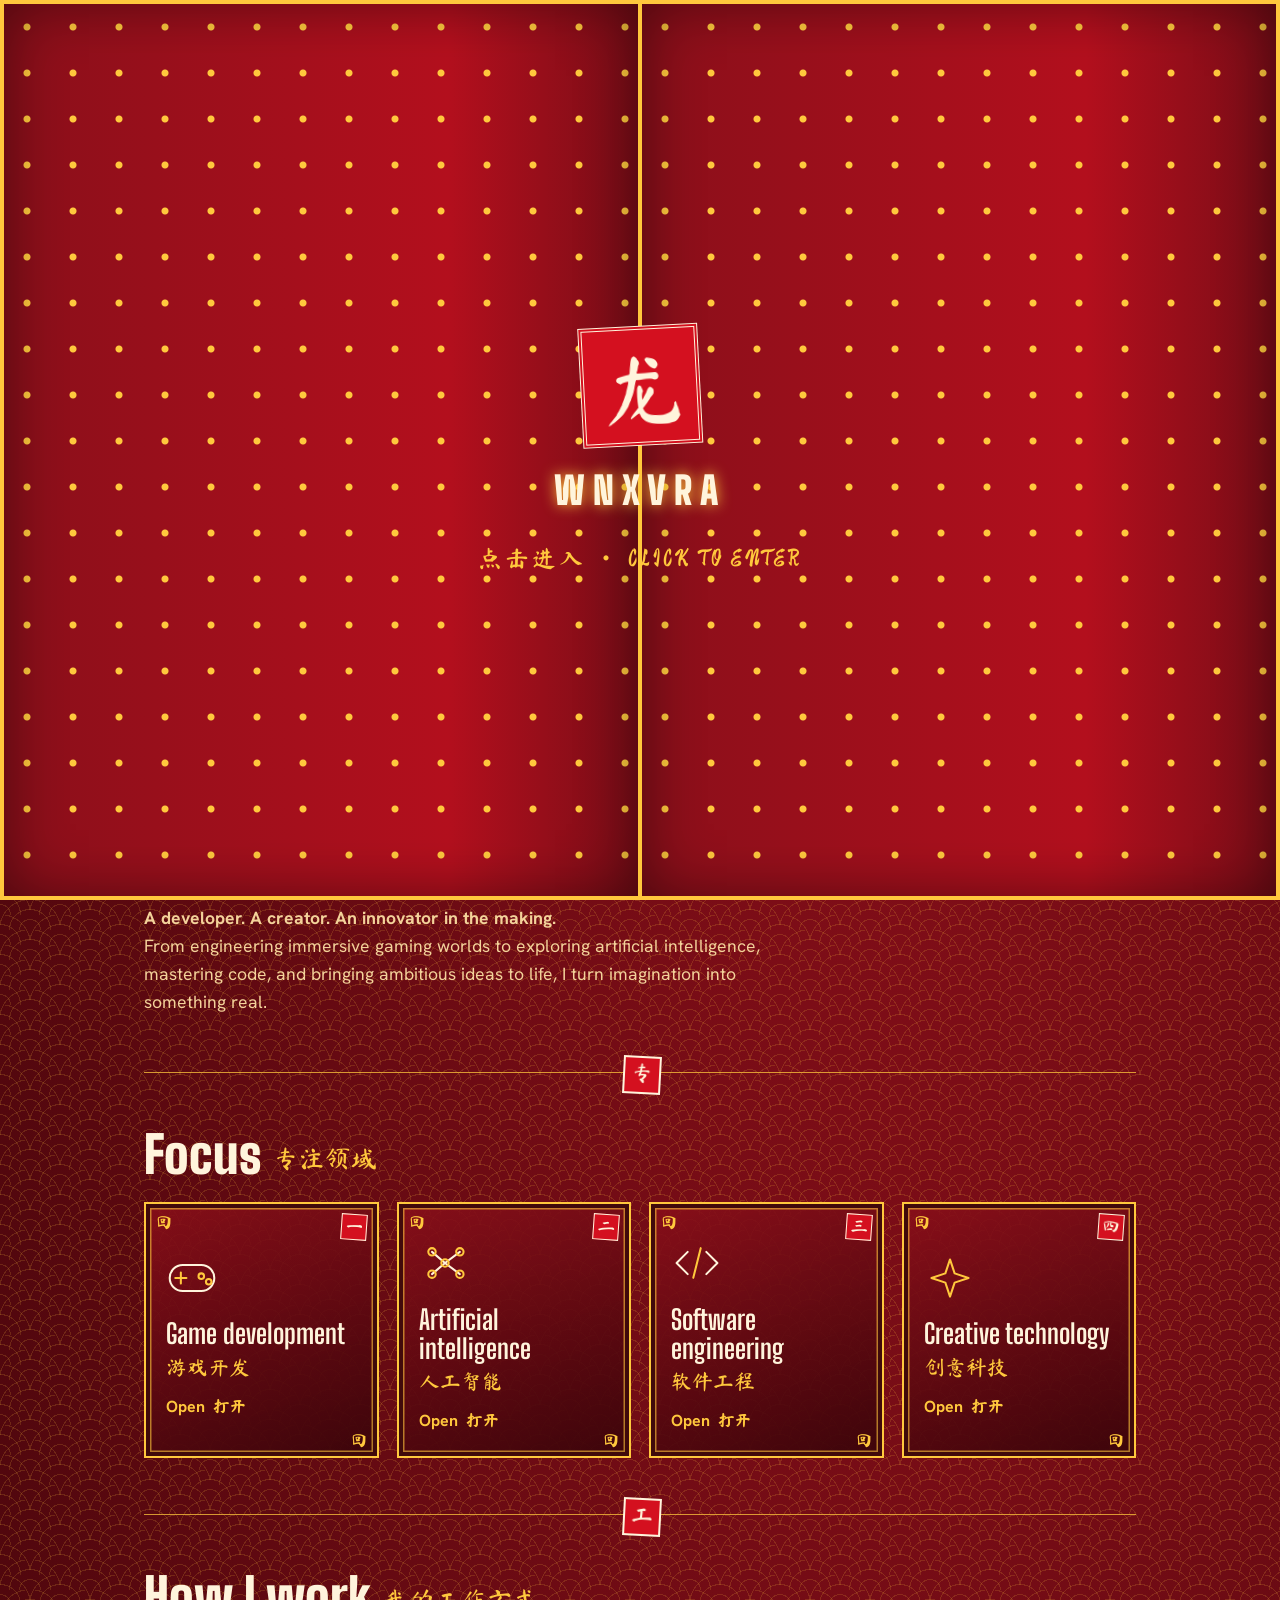
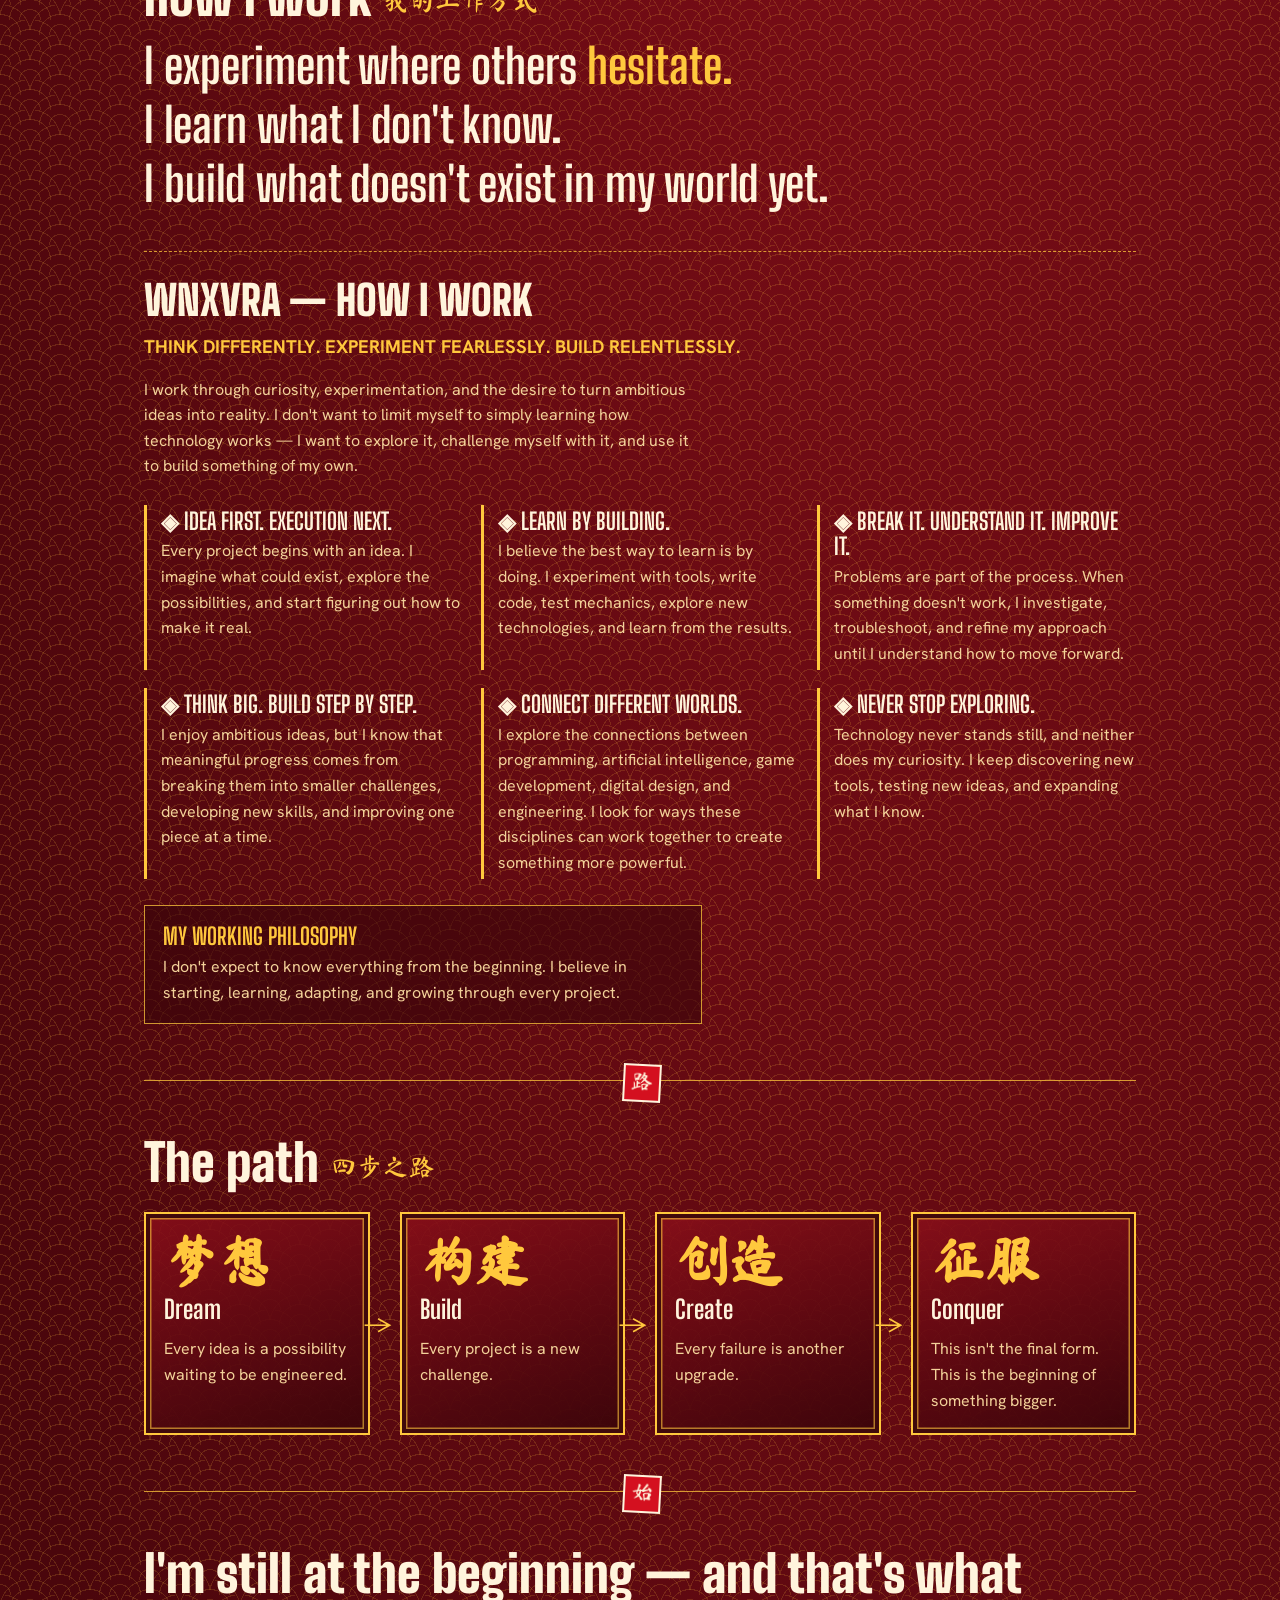
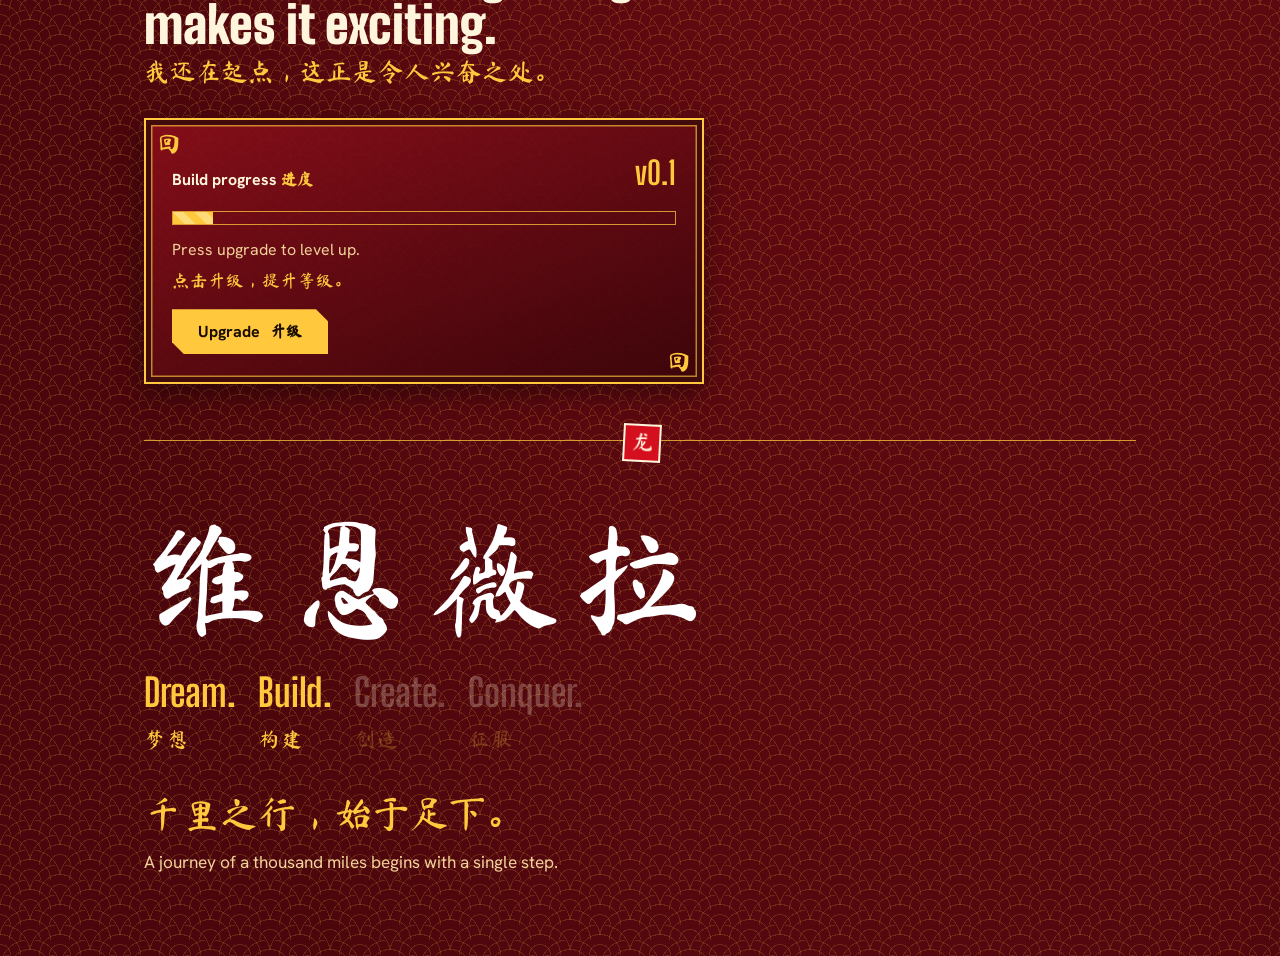
<file: index.image.html>
<!DOCTYPE html>
<html lang="en">
<head>
<meta charset="utf-8">
<meta name="viewport" content="width=device-width, initial-scale=1, viewport-fit=cover">
<title>WNXVRA — Beyond Limits</title>
<link rel="preconnect" href="https://fonts.googleapis.com">
<link rel="preconnect" href="https://fonts.gstatic.com" crossorigin>
<link href="https://fonts.googleapis.com/css2?family=Big+Shoulders+Display:wght@700;900&family=Hanken+Grotesk:wght@400;500;700&family=Noto+Sans+SC:wght@500;700&family=Ma+Shan+Zheng&display=swap" rel="stylesheet">
<link rel="stylesheet" href="style.css">
</head>
<body>
<svg class="lantern l1" viewBox="0 0 60 120" aria-hidden="true"><path d="M30 0V16" stroke="#ffc83d" stroke-width="2" fill="none"/><rect x="18" y="16" width="24" height="6" fill="#ffc83d"/><ellipse cx="30" cy="48" rx="24" ry="26" fill="#d4101f" stroke="#ffc83d" stroke-width="2"/><path d="M30 22V74M16 26Q10 48 16 70M44 26Q50 48 44 70" stroke="#ffc83d" stroke-width="1.2" fill="none" opacity=".7"/><rect x="18" y="74" width="24" height="6" fill="#ffc83d"/><text x="30" y="56" text-anchor="middle" font-size="22" fill="#ffc83d" font-family="Ma Shan Zheng, Noto Sans SC, serif">福</text><path d="M30 80V104" stroke="#ffc83d" stroke-width="3" fill="none"/><path d="M24 104h12l-2 12h-8z" fill="#ffc83d"/></svg>
<svg class="lantern l2" viewBox="0 0 60 120" aria-hidden="true"><path d="M30 0V16" stroke="#ffc83d" stroke-width="2" fill="none"/><rect x="18" y="16" width="24" height="6" fill="#ffc83d"/><ellipse cx="30" cy="48" rx="24" ry="26" fill="#d4101f" stroke="#ffc83d" stroke-width="2"/><path d="M30 22V74M16 26Q10 48 16 70M44 26Q50 48 44 70" stroke="#ffc83d" stroke-width="1.2" fill="none" opacity=".7"/><rect x="18" y="74" width="24" height="6" fill="#ffc83d"/><text x="30" y="56" text-anchor="middle" font-size="22" fill="#ffc83d" font-family="Ma Shan Zheng, Noto Sans SC, serif">福</text><path d="M30 80V104" stroke="#ffc83d" stroke-width="3" fill="none"/><path d="M24 104h12l-2 12h-8z" fill="#ffc83d"/></svg>
<div class="longchar" aria-hidden="true" lang="zh-Hans">龙</div>
<div class="prog" aria-hidden="true"><i id="progfill"></i><b lang="zh-Hans" id="progdrag">龙</b></div>
<canvas id="petals" aria-hidden="true"></canvas>
<audio id="bgm" loop preload="auto" src="music.mp3"></audio>
<button class="music" id="music" type="button" aria-label="Music on or off" aria-pressed="false" lang="zh-Hans">乐<i></i><i></i><i></i></button>
<button class="totop" id="totop" type="button" aria-label="Back to top" lang="zh-Hans">上</button>
<div class="wrap">
  <nav aria-label="Main">
    <a href="#top">Home<span class="zh" lang="zh-Hans">首页</span></a>
    <a href="#about">About<span class="zh" lang="zh-Hans">关于</span></a>
    <a href="#focus">Focus<span class="zh" lang="zh-Hans">专注</span></a>
    <a href="#beginning">Beginning<span class="zh" lang="zh-Hans">起点</span></a>
  </nav>

  <header class="hero" id="top">
    
    <figure class="dragonfig"><img src="[data-uri]" alt="Red Chinese dragon coiled among orange clouds" width="468" height="562"><figcaption class="hint"><span class="zh" lang="zh-Hans">靠近龙口</span> · move your mouse to its mouth</figcaption></figure>
    <h1 class="mark" data-text="WNXVRA">WNXVRA</h1>
    <p class="beyond">BEYOND LIMITS.<span class="zh" lang="zh-Hans">超越极限</span></p>
    <p class="lede">I'm not here to follow the future. I'm here to build it.</p>
    <p class="lede-zh zh" lang="zh-Hans">我不是来追随未来，而是来打造未来。</p>
  </header>

  <div class="band" aria-hidden="true"><div class="track" lang="zh-Hans"><span>梦想 ◈ 构建 ◈ 创造 ◈ 征服 ◈ 超越极限 ◈ 梦想 ◈ 构建 ◈ 创造 ◈ 征服 ◈ 超越极限 ◈ 梦想 ◈ 构建 ◈ 创造 ◈ 征服 ◈ 超越极限 ◈ 梦想 ◈ 构建 ◈ 创造 ◈ 征服 ◈ 超越极限 ◈ </span><span>梦想 ◈ 构建 ◈ 创造 ◈ 征服 ◈ 超越极限 ◈ 梦想 ◈ 构建 ◈ 创造 ◈ 征服 ◈ 超越极限 ◈ 梦想 ◈ 构建 ◈ 创造 ◈ 征服 ◈ 超越极限 ◈ 梦想 ◈ 构建 ◈ 创造 ◈ 征服 ◈ 超越极限 ◈ </span></div></div>

  <section class="about" id="about">
    <h2>About<span class="zh" lang="zh-Hans">关于我</span></h2>
    <p class="roles">A developer. A creator. An innovator in the making.</p>
    <p>From engineering immersive gaming worlds to exploring artificial intelligence, mastering code, and bringing ambitious ideas to life, I turn imagination into something real.</p>
  </section>

  <section id="focus">
    <h2>Focus<span class="zh" lang="zh-Hans">专注领域</span></h2>
    <div class="fields">
      <button class="field" type="button" data-topic="game">
        <span class="seal" aria-hidden="true" lang="zh-Hans">一</span>
        <svg viewBox="0 0 56 48" aria-hidden="true"><rect x="4" y="10" width="48" height="28" rx="14"/><path class="a" d="M16 18v12M10 24h12"/><circle class="a" cx="38" cy="22" r="3"/><circle class="a" cx="46" cy="28" r="3"/></svg>
        <h3>Game development</h3>
        <span class="cn zh" lang="zh-Hans">游戏开发</span>
        <span class="open">Open <span class="zh" lang="zh-Hans">打开</span></span>
      </button>
      <button class="field" type="button" data-topic="ai">
        <span class="seal" aria-hidden="true" lang="zh-Hans">二</span>
        <svg viewBox="0 0 56 48" aria-hidden="true"><path d="M14 12L28 24 14 36M28 24L44 12M28 24L44 36"/><circle class="a" cx="14" cy="12" r="4"/><circle class="a" cx="14" cy="36" r="4"/><circle class="a" cx="28" cy="24" r="4"/><circle class="a" cx="44" cy="12" r="4"/><circle class="a" cx="44" cy="36" r="4"/></svg>
        <h3>Artificial intelligence</h3>
        <span class="cn zh" lang="zh-Hans">人工智能</span>
        <span class="open">Open <span class="zh" lang="zh-Hans">打开</span></span>
      </button>
      <button class="field" type="button" data-topic="software">
        <span class="seal" aria-hidden="true" lang="zh-Hans">三</span>
        <svg viewBox="0 0 56 48" aria-hidden="true"><path d="M18 12L6 24l12 12M38 12l12 12-12 12"/><path class="a" d="M32 8L24 40"/></svg>
        <h3>Software engineering</h3>
        <span class="cn zh" lang="zh-Hans">软件工程</span>
        <span class="open">Open <span class="zh" lang="zh-Hans">打开</span></span>
      </button>
      <button class="field" type="button" data-topic="creative">
        <span class="seal" aria-hidden="true" lang="zh-Hans">四</span>
        <svg viewBox="0 0 56 48" aria-hidden="true"><path class="a" d="M28 4l5 15 15 5-15 5-5 15-5-15-15-5 15-5z"/></svg>
        <h3>Creative technology</h3>
        <span class="cn zh" lang="zh-Hans">创意科技</span>
        <span class="open">Open <span class="zh" lang="zh-Hans">打开</span></span>
      </button>
    </div>
  </section>

  <dialog class="detail" id="detail" aria-labelledby="detail-title">
    <div class="pad">
      <button class="close" type="button" id="close">Close</button>
      <div id="detail-body"></div>
    </div>
  </dialog>

  <template id="t-game">
    <h2 id="detail-title">WNXVRA — GAME DEVELOPMENT</h2>
    <p>I don't just play games. I build worlds of my own.</p>
    <p>I'm an aspiring game developer passionate about creating immersive experiences, realistic driving mechanics, challenging gameplay, and worlds that bring imagination to life.</p>
    <h3>🎮 VERXXOR</h3>
    <p>A 2D platformer built with Godot, featuring multiple levels, enemies, challenging obstacles, mobile controls, and victory and death screens. Published on itch.io, Verxxor represents my journey from learning game development to bringing a playable game into the world.</p>
    <h3>🏎️ THE NEXT PROJECT — A WORLD OF CARS</h3>
    <p>My next ambition is a massive car game focused on immersive driving, exciting racing experiences, and a world built around my passion for cars and game development. I'm exploring the tools and technology needed to turn this ambitious vision into reality.</p>
    <h3>⚡ MY DEVELOPMENT JOURNEY</h3>
    <p>Godot. Unity. C#. 3D worlds. Game mechanics. Creative engineering.</p>
    <p>Every project teaches me something new. Every challenge pushes me to improve. I'm building my skills one project at a time, with bigger ideas waiting ahead.</p>
    <p class="strong">I'M NOT JUST PLAYING THE GAME. I'M LEARNING TO CREATE IT.</p>
  </template>

  <template id="t-ai">
    <h2 id="detail-title">WNXVRA — ARTIFICIAL INTELLIGENCE</h2>
    <p class="strong">BUILDING BEYOND THE CODE. THINKING BEYOND LIMITS.</p>
    <p>I see Artificial Intelligence as more than just a technology. I see it as a way to transform ideas into intelligent experiences and make things possible that once seemed out of reach.</p>
    <p>I'm passionate about exploring AI, intelligent assistants, machine learning, large language models, and the technology shaping the future.</p>
    <p>From experimenting with AI APIs and building AI-powered applications to exploring automation and intelligent software, I'm constantly learning how to make technology more useful, interactive, and powerful.</p>
    <h3>MY AI EXPLORATION</h3>
    <ul>
      <li><strong>AI Assistants</strong> — Exploring intelligent assistants that can interact with users and help solve real-world problems.</li>
      <li><strong>LLMs &amp; AI APIs</strong> — Experimenting with language models and AI services to understand how intelligent applications work.</li>
      <li><strong>AI-Powered Applications</strong> — Turning ideas into applications that combine creativity, software development, and artificial intelligence.</li>
      <li><strong>Automation &amp; Smart Systems</strong> — Exploring ways to make repetitive tasks smarter and workflows more efficient.</li>
      <li><strong>Future Technologies</strong> — Learning about machine learning, intelligent agents, and the next generation of AI-driven experiences.</li>
    </ul>
    <h3>THE VISION</h3>
    <p>My goal is to move beyond simply using AI and learn how to build with it — creating intelligent tools, exploring new possibilities, and combining AI with game development and software engineering.</p>
    <p>I'm still learning, experimenting, and improving. Every experiment brings me closer to building something of my own.</p>
    <p class="strong">THE FUTURE ISN'T JUST SOMETHING TO WATCH. IT'S SOMETHING TO BUILD.</p>
    <p class="sign"><span>WNXVRA</span><em>Dream. Build. Create. Conquer.</em></p>
  </template>

  <template id="t-software">
    <h2 id="detail-title">WNXVRA — COMPUTER SCIENCE &amp; ENGINEERING</h2>
    <p class="strong">LOGIC IS MY FOUNDATION. CODE IS MY TOOL. INNOVATION IS MY DIRECTION.</p>
    <p>I'm passionate about Computer Science and Engineering, driven by curiosity about how technology works and how software can turn complex ideas into real-world solutions.</p>
    <p>From writing code and developing applications to exploring artificial intelligence, designing game systems, and experimenting with new technologies, I'm building my foundation in the world of computing.</p>
    <h3>MY TECHNICAL WORLD</h3>
    <ul>
      <li><strong>Programming</strong> — Exploring C# and software development, strengthening my logical thinking and problem-solving skills.</li>
      <li><strong>Software Engineering</strong> — Learning to design, build, debug, and improve applications from the ground up.</li>
      <li><strong>Artificial Intelligence</strong> — Exploring AI models, APIs, intelligent assistants, and emerging technologies.</li>
      <li><strong>Game Engineering</strong> — Building interactive experiences with Godot and exploring Unity for ambitious 3D projects.</li>
      <li><strong>Web Development</strong> — Creating digital experiences with modern web technologies and developing my own brand, WNXVRA.</li>
      <li><strong>Systems &amp; Technology</strong> — Exploring how hardware, software, and digital systems work together.</li>
    </ul>
    <h3>THE ENGINEERING MINDSET</h3>
    <p>I believe every error has something to teach, every problem has a solution worth exploring, and every new skill opens the door to bigger possibilities.</p>
    <p>I'm continuously learning, experimenting, and turning ideas into practical projects — one line of code at a time.</p>
    <p>My goal is to grow into a skilled software engineer who can work across AI, game development, and innovative software systems.</p>
    <p class="strong">I DON'T JUST WANT TO UNDERSTAND TECHNOLOGY. I WANT TO ENGINEER WHAT COMES NEXT.</p>
    <p class="sign"><span>WNXVRA</span><em>Dream. Build. Create. Conquer.</em></p>
  </template>

  <template id="t-creative">
    <h2 id="detail-title">WNXVRA — CREATIVE TECHNOLOGY</h2>
    <p class="strong">WHERE IMAGINATION MEETS ENGINEERING. WHERE IDEAS BECOME REALITY.</p>
    <p>I believe technology isn't just about how things work — it's also about what we can create with it.</p>
    <p>Creative Technology is where my passion for design, programming, artificial intelligence, game development, and digital innovation comes together. It's my space to experiment, explore unconventional ideas, and transform imagination into interactive experiences.</p>
    <h3>MY CREATIVE UNIVERSE</h3>
    <p class="sub">◈ DIGITAL DESIGN &amp; VISUAL IDENTITY</p>
    <p>Exploring futuristic aesthetics, minimal interfaces, cyber-inspired visuals, and powerful digital identities through the vision of WNXVRA.</p>
    <p class="sub">◈ GAME WORLDS &amp; INTERACTIVE EXPERIENCES</p>
    <p>Combining creativity and code to build immersive environments, engaging gameplay mechanics, and interactive worlds that bring ideas to life.</p>
    <p class="sub">◈ AI-DRIVEN CREATIVITY</p>
    <p>Exploring how artificial intelligence can enhance creativity, accelerate experimentation, and open new possibilities for digital creation.</p>
    <p class="sub">◈ 3D &amp; DIGITAL ENGINEERING</p>
    <p>Experimenting with 3D environments, Blender, CAD, digital modelling, and the connection between virtual design and real-world engineering.</p>
    <p class="sub">◈ EXPERIMENTAL INNOVATION</p>
    <p>Taking ideas beyond conventional boundaries, testing new tools, combining different technologies, and discovering unique ways to create.</p>
    <h3>THE CREATIVE PHILOSOPHY</h3>
    <p>I don't believe creativity belongs only to artists, or engineering only to programmers. The most exciting possibilities emerge when both worlds work together.</p>
    <p>Every design is an opportunity to communicate. Every experiment is an opportunity to discover. Every project is a chance to create something uniquely my own.</p>
    <p>I'm constantly learning, building, and refining my craft — transforming raw imagination into meaningful digital experiences.</p>
    <p class="strong">IMAGINE WITHOUT LIMITS. DESIGN WITH PURPOSE. BUILD WITH TECHNOLOGY.</p>
    <p class="sign"><span>WNXVRA</span><em>Dream. Build. Create. Conquer.</em></p>
  </template>

  <section id="mindset">
    <h2>How I work<span class="zh" lang="zh-Hans">我的工作方式</span></h2>
    <div class="drive">
      <p>I experiment where others <span>hesitate.</span></p>
      <p>I learn what I don't know.</p>
      <p>I build what doesn't exist in my world yet.</p>
    </div>

    <div class="how">
      <h3>WNXVRA — HOW I WORK</h3>
      <p class="slogan">THINK DIFFERENTLY. EXPERIMENT FEARLESSLY. BUILD RELENTLESSLY.</p>
      <p>I work through curiosity, experimentation, and the desire to turn ambitious ideas into reality. I don't want to limit myself to simply learning how technology works — I want to explore it, challenge myself with it, and use it to build something of my own.</p>
      <div class="pts">
        <div class="pt"><h4>◈ IDEA FIRST. EXECUTION NEXT.</h4><p>Every project begins with an idea. I imagine what could exist, explore the possibilities, and start figuring out how to make it real.</p></div>
        <div class="pt"><h4>◈ LEARN BY BUILDING.</h4><p>I believe the best way to learn is by doing. I experiment with tools, write code, test mechanics, explore new technologies, and learn from the results.</p></div>
        <div class="pt"><h4>◈ BREAK IT. UNDERSTAND IT. IMPROVE IT.</h4><p>Problems are part of the process. When something doesn't work, I investigate, troubleshoot, and refine my approach until I understand how to move forward.</p></div>
        <div class="pt"><h4>◈ THINK BIG. BUILD STEP BY STEP.</h4><p>I enjoy ambitious ideas, but I know that meaningful progress comes from breaking them into smaller challenges, developing new skills, and improving one piece at a time.</p></div>
        <div class="pt"><h4>◈ CONNECT DIFFERENT WORLDS.</h4><p>I explore the connections between programming, artificial intelligence, game development, digital design, and engineering. I look for ways these disciplines can work together to create something more powerful.</p></div>
        <div class="pt"><h4>◈ NEVER STOP EXPLORING.</h4><p>Technology never stands still, and neither does my curiosity. I keep discovering new tools, testing new ideas, and expanding what I know.</p></div>
      </div>
      <div class="phil">
        <h4>MY WORKING PHILOSOPHY</h4>
        <p>I don't expect to know everything from the beginning. I believe in starting, learning, adapting, and growing through every project.</p>
      </div>
    </div>
  </section>

  <section id="path">
    <h2>The path<span class="zh" lang="zh-Hans">四步之路</span></h2>
    <ol class="steps">
      <li><b class="zh big-zh" lang="zh-Hans">梦想</b><strong>Dream</strong><p>Every idea is a possibility waiting to be engineered.</p></li>
      <li><b class="zh big-zh" lang="zh-Hans">构建</b><strong>Build</strong><p>Every project is a new challenge.</p></li>
      <li><b class="zh big-zh" lang="zh-Hans">创造</b><strong>Create</strong><p>Every failure is another upgrade.</p></li>
      <li><b class="zh big-zh" lang="zh-Hans">征服</b><strong>Conquer</strong><p>This isn't the final form. This is the beginning of something bigger.</p></li>
    </ol>
  </section>

  <section id="beginning">
    <h2>I'm still at the beginning — and that's what makes it exciting.<span class="zh blk" lang="zh-Hans">我还在起点，这正是令人兴奋之处。</span></h2>
    <div class="meter">
      <div class="meter-top"><span>Build progress <span class="zh" lang="zh-Hans">进度</span></span><span class="ver" id="ver">v0.1</span></div>
      <div class="bar" role="progressbar" aria-valuemin="0" aria-valuemax="100" aria-valuenow="8" id="barwrap"><i id="fill"></i></div>
      <p class="msg" id="msg" aria-live="polite">Press upgrade to level up.<span class="zh msgzh" lang="zh-Hans">点击升级，提升等级。</span></p>
      <button class="up" id="up" type="button">Upgrade <span class="zh" lang="zh-Hans">升级</span></button>
      <div class="unlocks" id="unlocks" aria-label="Unlocked skills"></div>
      <div class="stamp" id="stamp" aria-hidden="true">升级完成<small>UPGRADE INSTALLED</small></div>
    </div>
  </section>

  <section class="end">
    <div class="big zhname" lang="zh-Hans" role="img" aria-label="WNXVRA">维恩薇拉</div>
    <div class="words" id="words"><span>Dream.<i class="zh" lang="zh-Hans">梦想</i></span><span>Build.<i class="zh" lang="zh-Hans">构建</i></span><span>Create.<i class="zh" lang="zh-Hans">创造</i></span><span>Conquer.<i class="zh" lang="zh-Hans">征服</i></span></div>
    <p class="proverb zh" lang="zh-Hans">千里之行，始于足下。<small>A journey of a thousand miles begins with a single step.</small></p>
  </section>
</div>

<script src="script.js"></script>
</body>
</html>
</file>
<file: style.css>
:root {
  --bg: #8a0f1a;
  --bg-deep: #4a060c;
  --line: rgba(255,200,61,.16);
  --line-strong: rgba(255,200,61,.75);
  --ink: #fff4dc;
  --muted: #f3d29a;
  --accent: #ffc83d;
  box-sizing: border-box;
  padding-top: env(safe-area-inset-top, 0px);
  padding-bottom: env(safe-area-inset-bottom, 0px);
}
@media (prefers-color-scheme: dark) {
  :root:not([data-theme="light"]) { --bg: #7a0d17; --bg-deep: #3d050a; }
}
:root[data-theme="dark"] { --bg: #7a0d17; --bg-deep: #3d050a; }
html { scroll-padding-top: env(safe-area-inset-top, 0px); }
@media (prefers-reduced-motion: no-preference) { html { scroll-behavior: smooth; } }
* { box-sizing: border-box; }
body {
  margin: 0; color: var(--ink);
  font-family: "Hanken Grotesk", system-ui, sans-serif; line-height: 1.6;
  background:
    radial-gradient(circle at 50% 100%, transparent 0 10px, var(--line) 10px 11px, transparent 11px 20px, var(--line) 20px 21px, transparent 21px 30px, var(--line) 30px 31px, transparent 31px) 0 0 / 60px 30px,
    radial-gradient(circle at 50% 100%, transparent 0 10px, var(--line) 10px 11px, transparent 11px 20px, var(--line) 20px 21px, transparent 21px 30px, var(--line) 30px 31px, transparent 31px) 30px 15px / 60px 30px,
    radial-gradient(ellipse at 70% 0%, var(--bg), var(--bg-deep) 85%);
  background-color: var(--bg-deep);
  overflow-x: hidden;
}
.wrap { position: relative; z-index: 1; max-width: 1040px; margin: 0 auto; padding: 0 24px; }
body::before { content: ""; position: fixed; inset: 8px; border: 1.5px solid rgba(255,200,61,.55); pointer-events: none; z-index: 3; }
.longchar { position: fixed; left: 50%; top: 50%; transform: translate(-50%, -50%); z-index: 0; pointer-events: none; font-family: "Ma Shan Zheng", "Noto Sans SC", serif; font-size: min(80vmin, 560px); line-height: 1; color: var(--accent); opacity: .07; }
.lantern { position: absolute; top: 0; width: 46px; z-index: 0; pointer-events: none; transform-origin: 50% 0; animation: sway 4s ease-in-out infinite alternate; }
.lantern.l1 { left: 2%; } .lantern.l2 { right: 2%; animation-delay: -2s; }
@keyframes sway { from { transform: rotate(-4deg); } to { transform: rotate(4deg); } }
@media (max-width: 560px) { .lantern.l2 { display: none; } }
a { color: inherit; }
:focus-visible { outline: 3px solid var(--accent); outline-offset: 3px; }

/* nav */
nav { display: flex; gap: 28px; padding: 22px 0; font-weight: 700; }
nav a { text-decoration: none; padding: 4px 0; border-bottom: 2px solid transparent; }
nav a:hover { border-color: var(--accent); }
.zh { font-family: "Ma Shan Zheng", "Noto Sans SC", "PingFang SC", "Microsoft YaHei", sans-serif; font-style: normal; color: var(--accent); }
nav a .zh { display: block; font-size: .8rem; font-weight: 500; }
.beyond .zh { display: block; margin-top: 4px; font-size: .62em; font-weight: 700; letter-spacing: .3em; }
.lede-zh { margin: 10px 0 0; font-size: clamp(1rem, 3vw, 1.4rem); font-weight: 500; }
h2 .zh { font-size: .5em; font-weight: 500; margin-left: 12px; vertical-align: middle; }
.words span .zh { display: block; font-size: .55em; font-weight: 500; letter-spacing: .1em; }
.big.zhname { font-family: "Ma Shan Zheng", "Noto Sans SC", "PingFang SC", "Microsoft YaHei", sans-serif; font-weight: 400; color: #fff; letter-spacing: .12em; line-height: 1.1; }

/* hero */
.hero { position: relative; padding: 40px 0 90px; }
.hero .dragonfig { position: absolute; right: 0; top: 10px; z-index: 0; margin: 0; width: 330px; }
.dragonfig img { display: block; width: 100%; height: auto; border: 3px solid var(--accent); border-radius: 14px; box-shadow: 0 10px 30px rgba(0,0,0,.5), 0 0 0 7px rgba(255,200,61,.18); animation: floaty 6s ease-in-out infinite alternate; }
@media (min-width: 761px) { .hero { padding-right: 360px; } }
@media (max-width: 760px) { .hero .dragonfig { position: static; margin: 28px auto 0; width: min(80vw, 330px); } }
.hero .mark, .hero p { position: relative; z-index: 1; }
@keyframes floaty { from { transform: translateY(0) rotate(-.5deg); } to { transform: translateY(-12px) rotate(.5deg); } }
.schem * { fill: none; stroke: var(--accent); stroke-width: 2; stroke-linecap: round; stroke-linejoin: round; }
.schem .b1 { stroke-width: 8; } .schem .b2 { stroke-width: 14; } .schem .b3 { stroke-width: 22; }
.schem .sc { stroke: var(--bg); stroke-width: 3; stroke-dasharray: .1 9; opacity: .8; }
.schem .fillg { fill: var(--accent); }
.schem .eye { fill: var(--bg-deep); stroke: none; }
.schem .pearl { fill: rgba(255,200,61,.25); }
.schem .draw { stroke-dasharray: 1; stroke-dashoffset: 1; animation: draw 2.4s ease-out forwards; }
.schem .d2 { animation-delay: .5s; } .schem .d3 { animation-delay: 1s; }
@keyframes draw { to { stroke-dashoffset: 0; } }
.mark {
  position: relative; display: inline-block; margin: 20px 0 0;
  font-family: "Big Shoulders Display", Impact, sans-serif; font-weight: 900;
  font-size: clamp(4.2rem, 21vw, 12rem); line-height: .9; letter-spacing: .02em;
}
.mark::after {
  content: attr(data-text); position: absolute; left: 6px; top: 6px; z-index: -1;
  color: transparent; -webkit-text-stroke: 2px var(--accent);
}
.beyond {
  margin: 14px 0 0; font-family: "Big Shoulders Display", Impact, sans-serif; font-weight: 700;
  font-size: clamp(1.6rem, 5vw, 2.6rem); letter-spacing: .12em; color: var(--accent);
}
.lede { margin: 28px 0 0; max-width: 24ch; font-size: clamp(1.4rem, 4vw, 2.1rem); line-height: 1.25; font-weight: 500; }

/* sections */
section { padding: 56px 0; border-top: 1px solid var(--line-strong); }
h2 {
  margin: 0 0 18px; font-family: "Big Shoulders Display", Impact, sans-serif; font-weight: 900;
  font-size: clamp(2rem, 6vw, 3.2rem); line-height: 1;
}
.roles { font-size: clamp(1.3rem, 3.5vw, 1.9rem); font-weight: 700; margin: 0 0 14px; }
.about p { max-width: 62ch; font-size: 1.1rem; color: var(--muted); margin: 0; }

.fields { display: grid; grid-template-columns: repeat(auto-fit, minmax(210px, 1fr)); gap: 18px; margin-top: 22px; }
.field {
  position: relative; padding: 22px 18px 20px; border: 1.5px solid var(--line-strong);
  background: rgba(58,5,10,.6);
}
.field::before, .field::after { content: ""; position: absolute; width: 14px; height: 14px; border: 3px solid var(--accent); }
.field::before { left: -3px; top: -3px; border-right: 0; border-bottom: 0; }
.field::after { right: -3px; bottom: -3px; border-left: 0; border-top: 0; }
.field { padding: 36px 20px 22px; border: 2px solid var(--accent); background: linear-gradient(160deg, rgba(138,15,26,.88), rgba(58,5,10,.95)); box-shadow: inset 0 0 0 4px rgba(58,5,10,.95), inset 0 0 0 5.5px rgba(255,200,61,.6); }
.field::before, .field::after { width: auto; height: auto; border: 0; font-family: "Ma Shan Zheng", "Noto Sans SC", serif; font-size: 18px; line-height: 1; color: var(--accent); content: "回"; }
.field::before { left: 9px; top: 8px; }
.field::after { right: 9px; bottom: 8px; left: auto; top: auto; }
.field .seal { position: absolute; top: 10px; right: 10px; width: 26px; height: 26px; background: #d4101f; color: #fff4dc; border: 1.5px solid #fff4dc; font-family: "Ma Shan Zheng", "Noto Sans SC", serif; font-size: 18px; line-height: 23px; text-align: center; transform: rotate(4deg); }
.field .cn { display: block; margin-top: 2px; font-size: 1.3rem; }
.field .open .zh { margin-left: 4px; }
.field svg { width: 52px; height: 46px; margin-bottom: 12px; }
.field svg * { fill: none; stroke: var(--ink); stroke-width: 2.2; stroke-linecap: round; stroke-linejoin: round; }
.field svg .a { stroke: var(--accent); }
.field h3 { margin: 0; font-family: "Big Shoulders Display", Impact, sans-serif; font-size: 1.7rem; font-weight: 700; line-height: 1.05; }

button.field { font: inherit; color: inherit; text-align: left; cursor: pointer; width: 100%; display: block; transition: background .15s, border-color .15s; }
button.field:hover { background: rgba(255,200,61,.16); border-color: var(--accent); }
.field .open { display: block; margin-top: 10px; color: var(--accent); font-weight: 700; }
dialog.detail { width: min(680px, calc(100vw - 32px)); max-height: calc(100vh - 48px); overflow: auto; padding: 0; color: var(--ink); background: linear-gradient(160deg, #6e0b14, var(--bg-deep)); border: 5px double var(--accent); }
dialog.detail::backdrop { background: rgba(20,2,4,.84); }
dialog.detail .pad { padding: 26px; }
dialog.detail h2 { font-size: clamp(1.8rem, 6vw, 2.6rem); margin: 0 0 14px; }
dialog.detail h3 { margin: 22px 0 6px; font-family: "Big Shoulders Display", Impact, sans-serif; font-size: 1.7rem; line-height: 1.1; color: var(--accent); }
dialog.detail p { margin: 0 0 10px; color: var(--muted); }
dialog.detail p.strong { margin-top: 22px; color: var(--ink); font-weight: 700; }
dialog.detail ul { margin: 0 0 10px; padding-left: 20px; color: var(--muted); }
dialog.detail li { margin-bottom: 8px; }
dialog.detail li strong { color: var(--ink); }
dialog.detail p.sign { margin-top: 22px; color: var(--ink); }
dialog.detail p.sign span { display: block; font-family: "Big Shoulders Display", Impact, sans-serif; font-size: 1.8rem; font-weight: 900; }
dialog.detail p.sign em { color: var(--accent); }
dialog.detail p.sub { margin: 16px 0 4px; color: var(--accent); font-weight: 700; }
button.close { float: right; margin: 0 0 8px 12px; font: 700 .95rem "Hanken Grotesk", sans-serif; color: var(--ink); background: none; border: 1.5px solid var(--line-strong); padding: 6px 14px; cursor: pointer; }
button.close:hover { border-color: var(--accent); color: var(--accent); }
.drive { display: grid; gap: 6px; }
.drive p { margin: 0; font-family: "Big Shoulders Display", Impact, sans-serif; font-weight: 700; font-size: clamp(1.7rem, 5.5vw, 3rem); line-height: 1.1; }
.drive p span { color: var(--accent); }
.loop { margin-top: 24px; max-width: 60ch; color: var(--muted); font-size: 1.1rem; }
.loop strong { color: var(--ink); }
.how { margin-top: 40px; padding-top: 28px; border-top: 1px dashed var(--line-strong); }
.how h3 { margin: 0 0 12px; font-family: "Big Shoulders Display", Impact, sans-serif; font-weight: 900; font-size: clamp(1.8rem, 5vw, 2.6rem); line-height: 1; }
.how .slogan { margin: 0 0 14px; font-weight: 700; font-size: 1.15rem; color: var(--accent); max-width: 62ch; }
.how p { max-width: 62ch; color: var(--muted); margin: 0 0 12px; }
.how .pts { display: grid; grid-template-columns: repeat(auto-fit, minmax(260px, 1fr)); gap: 18px; margin: 26px 0; }
.how .pt { border-left: 3px solid var(--accent); padding: 4px 0 4px 14px; }
.how h4 { margin: 0 0 4px; font-family: "Big Shoulders Display", Impact, sans-serif; font-weight: 700; font-size: 1.45rem; line-height: 1.1; }
.how .pt p { margin: 0; }
.how .phil { max-width: 62ch; padding: 18px; border: 1.5px solid var(--line-strong); background: rgba(58,5,10,.6); }
.how .phil h4 { color: var(--accent); }
.how .phil p { margin: 0; }

/* upgrade meter */
.meter { margin-top: 34px; max-width: 560px; border: 1.5px solid var(--line-strong); padding: 20px; background: rgba(58,5,10,.6); }
.meter-top { display: flex; justify-content: space-between; align-items: baseline; gap: 12px; font-weight: 700; }
.ver { font-family: "Big Shoulders Display", Impact, sans-serif; font-size: 2rem; color: var(--accent); }
.bar { height: 14px; margin: 12px 0; border: 1.5px solid var(--line-strong); }
.bar i { display: block; height: 100%; width: 8%; background: repeating-linear-gradient(45deg, var(--accent) 0 8px, #ffdc7a 8px 16px); transition: width .5s ease; }
.msg { margin: 0 0 14px; min-height: 3em; color: var(--muted); }
button.up {
  font: 700 1rem "Hanken Grotesk", sans-serif; color: #1a0d00; background: var(--accent);
  border: 0; padding: 12px 26px; cursor: pointer; clip-path: polygon(0 0, calc(100% - 12px) 0, 100% 12px, 100% 100%, 12px 100%, 0 calc(100% - 12px));
}
button.up:hover { background: #ffdc7a; }
.meter { position: relative; padding: 28px 26px; border: 2px solid var(--accent); background: linear-gradient(160deg, rgba(138,15,26,.9), rgba(58,5,10,.95)); box-shadow: inset 0 0 0 5px rgba(58,5,10,.95), inset 0 0 0 6.5px rgba(255,200,61,.65), 0 8px 24px rgba(0,0,0,.4); }
.meter::before, .meter::after { content: "回"; position: absolute; font-family: "Ma Shan Zheng", "Noto Sans SC", serif; font-size: 26px; line-height: 1; color: var(--accent); pointer-events: none; }
.meter::before { top: 9px; left: 10px; } .meter::after { bottom: 9px; right: 10px; }
.meter .stamp { background: #d4101f; color: #fff4dc; border: 3px double #fff4dc; text-align: center; font-family: "Ma Shan Zheng", "Noto Sans SC", serif; font-weight: 400; font-size: clamp(1.6rem, 6vw, 2.2rem); line-height: 1.05; padding: 4px 14px; }
.meter .stamp small { display: block; font-family: "Hanken Grotesk", sans-serif; font-weight: 700; font-size: .36em; letter-spacing: .14em; }
button.up .zh { color: inherit; margin-left: 6px; }
.msgzh { display: block; margin-top: 4px; font-size: 1.1rem; }
h2 .zh.blk { display: block; margin: 8px 0 0; font-size: .5em; }
.meter.flash { animation: flash .7s ease-out; }
@keyframes flash {
  0% { box-shadow: 0 0 0 0 rgba(255,200,61,.9), inset 0 0 40px rgba(255,200,61,.5); }
  100% { box-shadow: 0 0 0 26px rgba(255,200,61,0), inset 0 0 0 rgba(255,200,61,0); }
}
.ver.pop { display: inline-block; animation: verpop .5s ease-out; }
@keyframes verpop { 0% { transform: scale(1.9); color: #fff; } 100% { transform: scale(1); } }
.spark { position: absolute; width: 8px; height: 8px; background: var(--accent); pointer-events: none; z-index: 3; transform: translate(-50%, -50%) rotate(45deg); animation: spark .8s ease-out forwards; }
@keyframes spark { to { opacity: 0; transform: translate(calc(-50% + var(--dx)), calc(-50% + var(--dy))) rotate(405deg) scale(.4); } }
.ring { position: absolute; width: 20px; height: 20px; border: 2px solid var(--accent); border-radius: 50%; pointer-events: none; z-index: 3; transform: translate(-50%, -50%); animation: ring .8s ease-out forwards; }
@keyframes ring { to { width: 380px; height: 380px; opacity: 0; } }
.stamp { position: absolute; right: 16px; top: 14px; z-index: 3; padding: 2px 10px; border: 2px solid var(--accent); font-family: "Big Shoulders Display", Impact, sans-serif; font-weight: 900; font-size: clamp(1.3rem, 5vw, 1.9rem); color: var(--accent); background: var(--bg-deep); opacity: 0; pointer-events: none; transform: rotate(-6deg); }
.stamp.show { animation: stamp 1.8s ease-out forwards; }
@keyframes stamp { 0% { opacity: 0; transform: rotate(-6deg) scale(2.2); } 15% { opacity: 1; transform: rotate(-6deg) scale(1); } 75% { opacity: 1; transform: rotate(-6deg) scale(1); } 100% { opacity: 0; transform: rotate(-6deg) scale(1); } }
.unlocks { display: flex; flex-wrap: wrap; gap: 8px; margin-top: 18px; }
.unlocks:empty { display: none; }
.unlocks span { border: 1.5px solid var(--accent); padding: 4px 12px; font-weight: 700; animation: unlock .5s ease-out; }
.unlocks span.more { border-style: dashed; color: var(--muted); animation: unlock .5s ease-out, blink 1.8s ease-in-out .6s infinite; }
@keyframes blink { 0%, 100% { opacity: 1; } 50% { opacity: .45; } }
.unlocks button { font: inherit; font-weight: 700; color: inherit; background: transparent; border: 1.5px solid var(--accent); padding: 4px 12px; cursor: pointer; animation: unlock .5s ease-out; transition: background .15s, color .15s; }
.unlocks button:hover { background: var(--accent); color: #1a0d00; }
@keyframes unlock { from { opacity: 0; transform: translateY(10px) scale(.8); background: var(--accent); color: #1a0d00; } to { opacity: 1; transform: none; background: transparent; } }

/* closing */
.end { text-align: left; padding-bottom: 80px; }
.end .final { margin: 0 0 8px; font-size: 1.2rem; max-width: 40ch; }
.big { font-family: "Big Shoulders Display", Impact, sans-serif; font-weight: 900; font-size: clamp(3rem, 14vw, 8rem); line-height: .95; margin: 10px 0 14px; }
.words { display: flex; flex-wrap: wrap; gap: 8px 22px; font-family: "Big Shoulders Display", Impact, sans-serif; font-weight: 700; font-size: clamp(1.4rem, 4.5vw, 2.4rem); }
.words span { opacity: .25; transition: opacity .5s, color .5s; }
.words span.lit { opacity: 1; color: var(--accent); }
@media (prefers-reduced-motion: reduce) {
  .schem .draw { animation: none; stroke-dashoffset: 0; }
  .words span { opacity: 1; color: var(--accent); transition: none; }
  .bar i { transition: none; }
  .lantern, .dragonfig img { animation: none; }
  .spark, .ring, .stamp, .meter.flash, .ver.pop, .unlocks span, .unlocks span.more, .unlocks button { animation: none; }
}
@media (max-width: 560px) {
}

/* gold shimmer title */
.hero .mark { color: transparent; background: linear-gradient(100deg, #fff4dc 0%, #fff4dc 35%, #ffd24d 50%, #fff4dc 65%, #fff4dc 100%) 0 0 / 300% 100%; -webkit-background-clip: text; background-clip: text; animation: shine 5s linear infinite; }
@keyframes shine { to { background-position: 150% 0; } }
/* scrolling Chinese band */
.band { overflow: hidden; margin: 6px -24px 0; padding: 10px 0; border-top: 2px solid var(--accent); border-bottom: 2px solid var(--accent); background: #b30f1d; box-shadow: inset 0 0 0 3px rgba(58,5,10,.9); }
.track { display: flex; width: max-content; animation: slide 32s linear infinite; }
.track span { flex: none; padding-right: 1.4rem; font-family: "Ma Shan Zheng", "Noto Sans SC", serif; font-size: 1.6rem; color: var(--accent); white-space: nowrap; }
@keyframes slide { to { transform: translateX(-50%); } }
/* the path */
.steps { list-style: none; margin: 24px 0 0; padding: 0; display: grid; grid-template-columns: repeat(auto-fit, minmax(210px, 1fr)); gap: 30px; }
.steps li { position: relative; padding: 18px 18px 20px; border: 2px solid var(--accent); background: linear-gradient(160deg, rgba(138,15,26,.88), rgba(58,5,10,.95)); box-shadow: inset 0 0 0 4px rgba(58,5,10,.95), inset 0 0 0 5.5px rgba(255,200,61,.6); }
.steps li:not(:last-child)::after { content: "\2192"; position: absolute; right: -24px; top: 50%; transform: translateY(-50%); font-size: 1.6rem; color: var(--accent); }
.steps .big-zh { display: block; font-size: 3.4rem; line-height: 1.05; }
.steps strong { display: block; font-family: "Big Shoulders Display", Impact, sans-serif; font-size: 1.6rem; }
.steps p { margin: 6px 0 0; color: var(--muted); }
@media (max-width: 760px) { .steps li:not(:last-child)::after { display: none; } }
/* scroll progress dragon */
.prog { position: fixed; top: env(safe-area-inset-top, 0px); left: 0; right: 0; height: 4px; z-index: 5; pointer-events: none; }
.prog i { display: block; height: 100%; width: 0; background: linear-gradient(90deg, #d4101f, #ffc83d); }
.prog b { position: absolute; top: 4px; left: 13px; transform: translateX(-50%); width: 26px; height: 26px; background: #d4101f; color: #fff4dc; border: 1.5px solid #fff4dc; font: 400 17px/23px "Ma Shan Zheng", serif; text-align: center; }
#petals { position: fixed; inset: 0; width: 100%; height: 100%; z-index: 0; pointer-events: none; }
.glyph { position: fixed; z-index: 6; pointer-events: none; font-family: "Ma Shan Zheng", "Noto Sans SC", serif; font-size: 30px; color: var(--accent); text-shadow: 0 0 8px #d4101f; animation: glyph 1.1s ease-out forwards; }
@keyframes glyph { from { opacity: 1; transform: translate(-50%, -50%) scale(.8); } to { opacity: 0; transform: translate(-50%, -150px) scale(1.5) rotate(var(--r)); } }
@media (prefers-reduced-motion: reduce) { .hero .mark, .track { animation: none; } #petals, .glyph { display: none; } }

/* hanging-scroll frame for the dragon picture */
.hero .dragonfig { top: 26px; animation: floaty 6s ease-in-out infinite alternate; }
.dragonfig img { border: 2px solid #c98a3a; border-radius: 2px; box-shadow: 0 10px 30px rgba(0,0,0,.5); animation: none; }
.hero .dragonfig::before, .hero .dragonfig::after { content: ""; position: absolute; left: -16px; right: -16px; height: 16px; border-radius: 8px; background: linear-gradient(#6b2f0b, #d9993f 45%, #6b2f0b); box-shadow: 0 3px 8px rgba(0,0,0,.5); }
.hero .dragonfig::before { top: -12px; } .hero .dragonfig::after { bottom: -12px; }
/* red seal on every section divider */
section { position: relative; }
section::before { content: "龙"; position: absolute; top: -17px; left: 50%; margin-left: -17px; width: 34px; height: 34px; background: #d4101f; color: #fff4dc; border: 2px solid #fff4dc; font: 400 22px/30px "Ma Shan Zheng", "Noto Sans SC", serif; text-align: center; transform: rotate(3deg); }
#about::before { content: "我"; } #focus::before { content: "专"; } #mindset::before { content: "工"; } #path::before { content: "路"; } #beginning::before { content: "始"; }
/* hover lift */
.field, .steps li { transition: transform .2s, box-shadow .2s, background .15s; }
button.field:hover, .steps li:hover { transform: translateY(-5px); box-shadow: inset 0 0 0 4px rgba(58,5,10,.95), inset 0 0 0 5.5px rgba(255,200,61,.6), 0 12px 26px rgba(0,0,0,.5), 0 0 18px rgba(255,200,61,.35); }
/* scroll reveal, proverb, pearl cursor */
.rv { opacity: 0; transform: translateY(26px); transition: opacity .7s ease, transform .7s ease; }
.rv.in { opacity: 1; transform: none; }
.proverb { margin: 26px 0 0; font-size: clamp(1.6rem, 5vw, 2.4rem); }
.proverb small { display: block; margin-top: 4px; font-family: "Hanken Grotesk", sans-serif; font-size: .45em; color: var(--muted); }
.pearl { position: fixed; left: 0; top: 0; width: 16px; height: 16px; margin: -8px 0 0 -8px; border-radius: 50%; background: radial-gradient(circle at 35% 35%, #fffbe6, #ffc83d 60%, #e8891a); box-shadow: 0 0 14px 4px rgba(255,200,61,.6); pointer-events: none; z-index: 7; }
@media (pointer: coarse) { .pearl { display: none; } }
@media (prefers-reduced-motion: reduce) { .hero .dragonfig { animation: none; } .rv { opacity: 1; transform: none; transition: none; } .pearl { display: none; } }
.dragonfig .hint { margin-top: 22px; text-align: center; font-size: .85rem; color: var(--muted); }
.dragonfig .hint .zh { font-size: 1.15rem; }
@media (pointer: coarse) { .dragonfig .hint { display: none; } }
/* palace gates intro */
.gates { position: fixed; inset: 0; z-index: 100; overflow: hidden; }
.gates .door { position: absolute; top: 0; bottom: 0; width: 50%; border: 4px solid #ffc83d; box-shadow: inset 0 0 60px rgba(0,0,0,.45); transition: transform 1.3s cubic-bezier(.7, 0, .2, 1);
  background: radial-gradient(circle at 50% 50%, #ffc83d 0 3px, transparent 4px) 0 0 / 46px 46px, linear-gradient(90deg, #8a0f1a, #b30f1d 70%, #7a0d17); }
.gates .l { left: 0; border-right-width: 2px; } .gates .r { right: 0; border-left-width: 2px; }
.gates .ring { position: absolute; top: 50%; width: 34px; height: 34px; margin-top: -17px; border: 5px solid #ffc83d; border-radius: 50%; }
.gates .l .ring { right: 22px; } .gates .r .ring { left: 22px; }
.gates .emblem { position: absolute; left: 50%; top: 50%; z-index: 2; transform: translate(-50%, -50%); text-align: center; transition: opacity .5s; }
.gates .emblem b { display: block; width: 120px; height: 120px; margin: 0 auto 14px; background: #d4101f; color: #fff4dc; border: 4px double #fff4dc; font: 400 84px/112px "Ma Shan Zheng", "Noto Sans SC", serif; animation: stamp2 .9s cubic-bezier(.2, 1.4, .4, 1) both; }
.gates .emblem span { font-family: "Big Shoulders Display", Impact, sans-serif; font-weight: 900; font-size: 2.4rem; letter-spacing: .2em; color: #fff4dc; text-shadow: 0 0 14px #ffc83d; }
@keyframes stamp2 { from { transform: scale(3) rotate(-8deg); opacity: 0; } to { transform: scale(1) rotate(-3deg); opacity: 1; } }
.gates.open .l { transform: translateX(-102%); } .gates.open .r { transform: translateX(102%); }
.gates.open .emblem { opacity: 0; }
/* back-to-top seal and active nav */
.totop { position: fixed; right: 18px; bottom: calc(18px + env(safe-area-inset-bottom, 0px)); z-index: 6; width: 44px; height: 44px; background: #d4101f; color: #fff4dc; border: 2px solid #fff4dc; box-shadow: 0 0 0 3px #d4101f, 0 6px 14px rgba(0,0,0,.5); font: 400 26px/38px "Ma Shan Zheng", "Noto Sans SC", serif; cursor: pointer; opacity: 0; pointer-events: none; transform: translateY(10px) rotate(3deg); transition: opacity .3s, transform .3s, background .15s; }
.totop.show { opacity: 1; pointer-events: auto; transform: rotate(3deg); }
.totop:hover { background: #ff2a3d; }
nav a.on { border-color: var(--accent); color: var(--accent); }
@media (prefers-reduced-motion: reduce) { .gates { display: none; } .totop { transition: none; } }
.music { position: fixed; left: 18px; bottom: calc(18px + env(safe-area-inset-bottom, 0px)); z-index: 6; width: 44px; height: 44px; background: #d4101f; color: #fff4dc; border: 2px solid #fff4dc; box-shadow: 0 0 0 3px #d4101f, 0 6px 14px rgba(0,0,0,.5); font: 400 24px/34px "Ma Shan Zheng", "Noto Sans SC", serif; cursor: pointer; transform: rotate(-3deg); }
.music:hover { background: #ff2a3d; }
.music i { position: absolute; bottom: 4px; width: 3px; height: 4px; background: #ffc83d; }
.music i:nth-of-type(1) { left: 11px; } .music i:nth-of-type(2) { left: 20px; } .music i:nth-of-type(3) { left: 29px; }
.music.on i { animation: eq .8s ease-in-out infinite alternate; }
.music.on i:nth-of-type(2) { animation-delay: -.3s; } .music.on i:nth-of-type(3) { animation-delay: -.6s; }
@keyframes eq { to { height: 12px; } }
.music:not(.on)::after { content: ""; position: absolute; left: 3px; right: 3px; top: 50%; border-top: 3px solid #fff4dc; transform: rotate(-35deg); }
@media (prefers-reduced-motion: reduce) { .music.on i { animation: none; height: 8px; } }
.hero .dragonfig, .dragonfig img { will-change: transform; backface-visibility: hidden; }
.gates .enter { margin: 18px 0 0; font: 400 1.5rem "Ma Shan Zheng", "Noto Sans SC", serif; letter-spacing: .12em; color: #ffc83d; opacity: 0; transition: opacity .4s; }
.gates .enter.show { opacity: 1; animation: pulse 1.4s ease-in-out infinite alternate; }
@keyframes pulse { from { opacity: .45; } to { opacity: 1; } }
</file>
